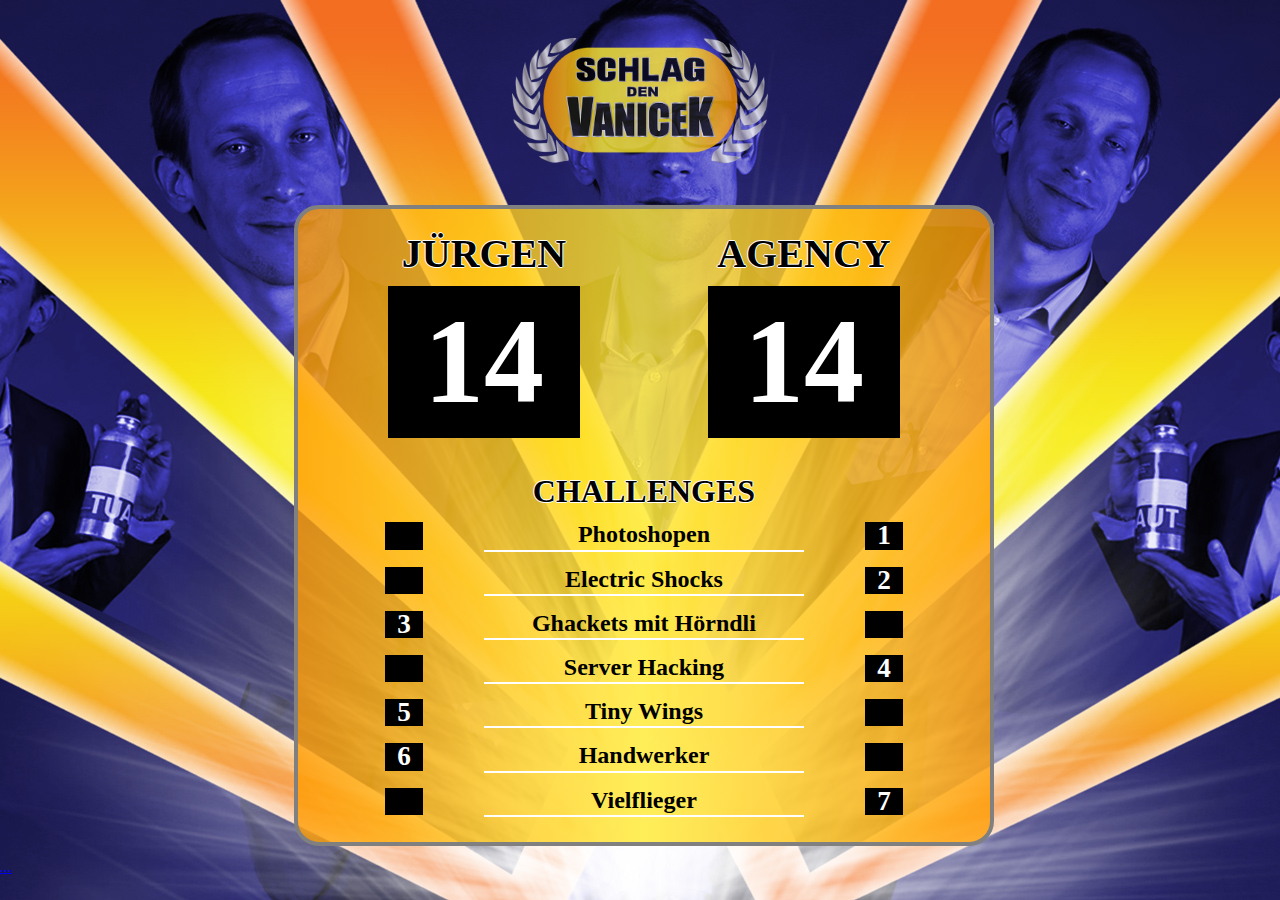
<file: index.html>
<!DOCTYPE html>
<html>
<head>
	<title>Schlag den Vanicek</title>
	<link rel="stylesheet" type="text/css" href="css/reset.css" />
	<link rel="stylesheet" type="text/css" href="css/main.css" />
	<meta http-equiv="refresh" content="300" >
</head>
<body>


<!-- copy start -->

	<img src="images/Logo_JV.png" class="logo">
	
	<div class="container">

		<div class="points">

			<div class="results">
				<h1 class="name">JÜRGEN</h1>
				<div class="result">
					<p class="total">14</p>
				</div>
			</div>

			<div class="results">
				<h1 class="name">AGENCY</h1>
				<div class="result">
					<p class="total">14</p>
				</div>
			</div>

			<div class="float-reset"></div>

		</div>



  	<div class="challenges">

		<!-- jurgen / agency / not-active -->
		
  		<h2>CHALLENGES</h2>

		
  		<div class="challenge agency">
  			<p class="chal number jurgen">1</p>
  			<p class="chal titel">Photoshopen</p>
  			<p class="chal number agency">1</p>
  			<div class="float-reset"></div>
  		</div>
		
		  <div class="challenge agency">
  			<p class="chal number jurgen">2</p>
  			<p class="chal titel">Electric Shocks</p>
  			<p class="chal number agency">2</p>
  			<div class="float-reset"></div>
  		</div>

  		<div class="challenge jurgen">
  			<p class="chal number jurgen">3</p>
  			<p class="chal titel">Ghackets mit Hörndli</p>
  			<p class="chal number agency">3</p>
  			<div class="float-reset"></div>
  		</div>

  		<div class="challenge agency">
  			<p class="chal number jurgen">4</p>
  			<p class="chal titel">Server Hacking</p>
  			<p class="chal number agency">4</p>
  			<div class="float-reset"></div>
  		</div>

  		<div class="challenge jurgen">
  			<p class="chal number jurgen">5</p>
  			<p class="chal titel">Tiny Wings</p>
  			<p class="chal number agency">5</p>
  			<div class="float-reset"></div>
  		</div>

  		<div class="challenge jurgen">
  			<p class="chal number jurgen">6</p>
  			<p class="chal titel">Handwerker</p>
  			<p class="chal number agency">6</p>
  			<div class="float-reset"></div>
  		</div>

  		<div class="challenge agency">
  			<p class="chal number jurgen">7</p>
  			<p class="chal titel">Vielflieger</p>
  			<p class="chal number agency">7</p>
  			<div class="float-reset"></div>
  		</div>


<!-- copy stop -->


  	</div>
	</div>
	
	<a href="http://schlagdenvanicek.com/image.html">...</a>
	
</body>
</html>
</file>
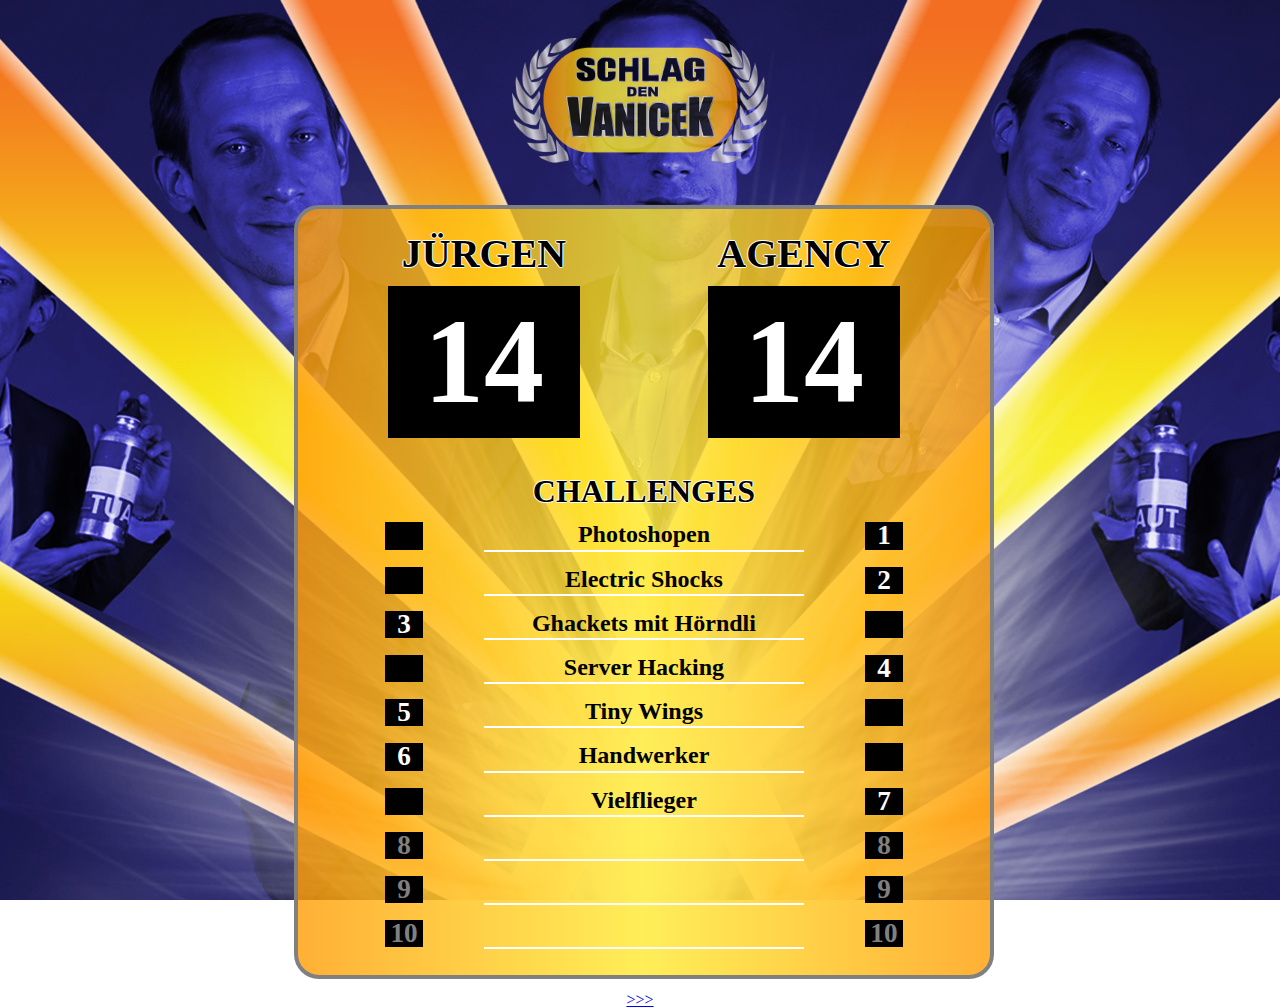
<file: 2.html>
<!DOCTYPE html>
<html>
<head>
  <title>Schlag den Vanicek</title>
  <link rel="stylesheet" type="text/css" href="css/reset.css" />
  <link rel="stylesheet" type="text/css" href="css/main.css" />
</head>
<body>


<!-- copy start BEFORE COPY: CHANGE THE TOTAL -->

	<img src="images/Logo_JV.png" class="logo">
	
	<div class="container">

		<div class="points">

			<div class="results">
				<h1 class="name">JÜRGEN</h1>
				<div class="result">
					<p class="total">14</p>
				</div>
			</div>

			<div class="results">
				<h1 class="name">AGENCY</h1>
				<div class="result">
					<p class="total">14</p>
				</div>
			</div>

			<div class="float-reset"></div>

		</div>



  	<div class="challenges">

		<!-- jurgen / agency / not-active -->
		
  		<h2>CHALLENGES</h2>

		
  		<div class="challenge agency">
  			<p class="chal number jurgen">1</p>
  			<p class="chal titel">Photoshopen</p>
  			<p class="chal number agency">1</p>
  			<div class="float-reset"></div>
  		</div>
		
		  <div class="challenge agency">
  			<p class="chal number jurgen">2</p>
  			<p class="chal titel">Electric Shocks</p>
  			<p class="chal number agency">2</p>
  			<div class="float-reset"></div>
  		</div>

  		<div class="challenge jurgen">
  			<p class="chal number jurgen">3</p>
  			<p class="chal titel">Ghackets mit Hörndli</p>
  			<p class="chal number agency">3</p>
  			<div class="float-reset"></div>
  		</div>

  		<div class="challenge agency">
  			<p class="chal number jurgen">4</p>
  			<p class="chal titel">Server Hacking</p>
  			<p class="chal number agency">4</p>
  			<div class="float-reset"></div>
  		</div>

  		<div class="challenge jurgen">
  			<p class="chal number jurgen">5</p>
  			<p class="chal titel">Tiny Wings</p>
  			<p class="chal number agency">5</p>
  			<div class="float-reset"></div>
  		</div>

  		<div class="challenge jurgen">
  			<p class="chal number jurgen">6</p>
  			<p class="chal titel">Handwerker</p>
  			<p class="chal number agency">6</p>
  			<div class="float-reset"></div>
  		</div>

  		<div class="challenge agency">
  			<p class="chal number jurgen">7</p>
  			<p class="chal titel">Vielflieger</p>
  			<p class="chal number agency">7</p>
  			<div class="float-reset"></div>
  		</div>


<!-- copy stop -->

      <div class="challenge not-active">
        <p class="chal number jurgen">8</p>
        <p class="chal titel">Duracell Häschen</p>
        <p class="chal number agency">8</p>
        <div class="float-reset"></div>
      </div>

      <div class="challenge not-active">
        <p class="chal number jurgen">9</p>
        <p class="chal titel">Grossartiger Chef</p>
        <p class="chal number agency">9</p>
        <div class="float-reset"></div>
      </div>

      <div class="challenge not-active">
        <p class="chal number jurgen">10</p>
        <p class="chal titel">Guter Freund</p>
        <p class="chal number agency">10</p>
        <div class="float-reset"></div>
      </div>

    </div>
  </div>
  
  <div class="text-center">
    <a href="http://schlagdenvanicek.com/3.html">>>></a>
  </div>
  
</body>
</html>
</file>
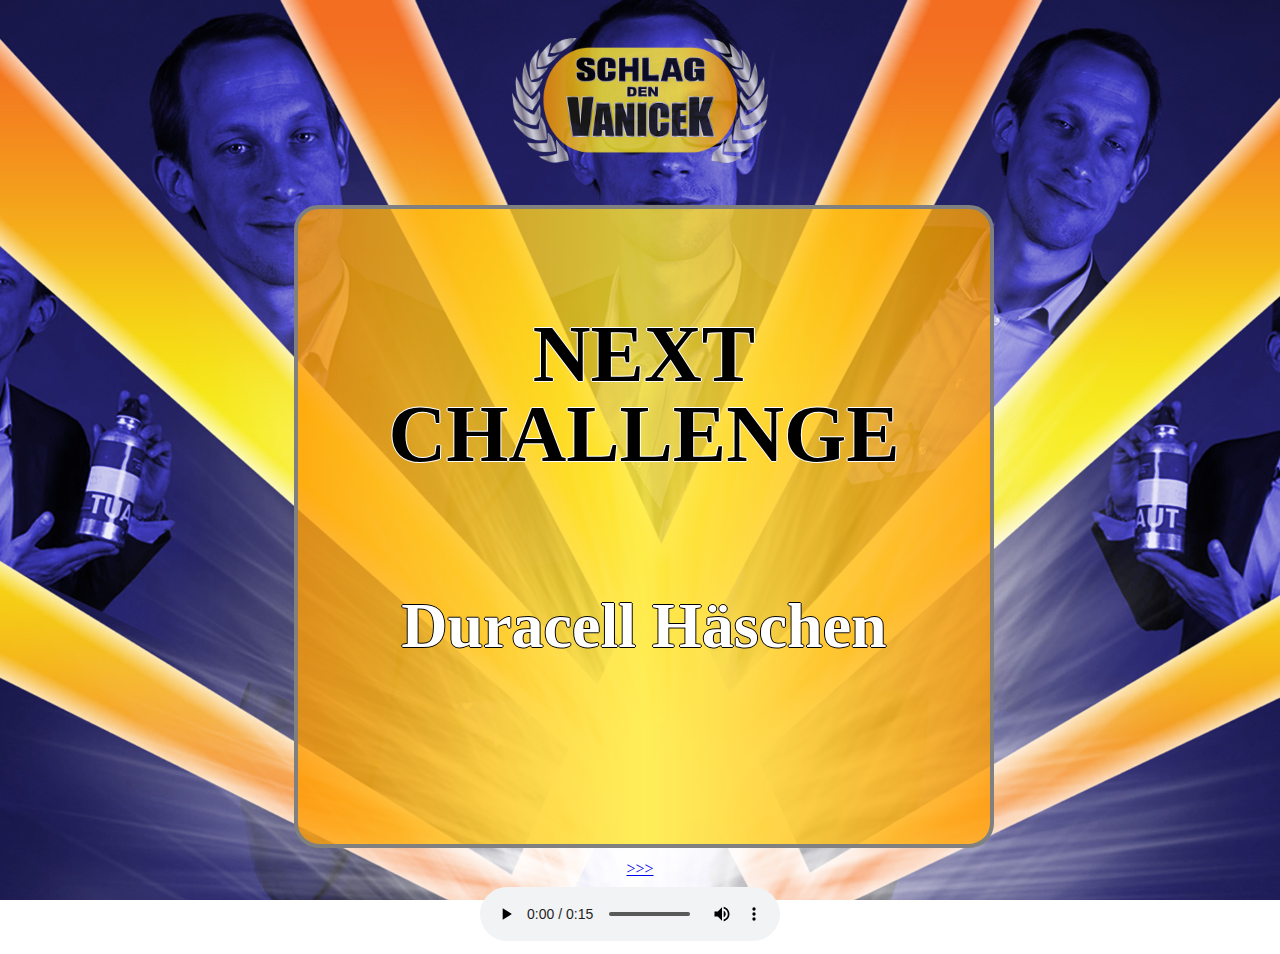
<file: 3.html>
<!DOCTYPE html>
<html>
<head>
	<title>Schlag den Vanicek</title>
	<link rel="stylesheet" type="text/css" href="css/reset.css" />
	<link rel="stylesheet" type="text/css" href="css/main.css" />
</head>
<body>

	<img src="images/Logo_JV.png" class="logo">
	
	<div class="container text-center">
    <h1 class="next">NEXT CHALLENGE</h1>
    <p class="next">Duracell Häschen</p>
  </div>

  <div class="text-center">
    <a href="http://schlagdenvanicek.com/4.html">>>></a>
  </div>
	
	
	<div class="audioCenter">
	<audio controls>
  	<source src="olympia.mp3" type="audio/mpeg">
		Your browser does not support the audio element.
	</audio>
	</div>
	
	
</body>
</html>
</file>
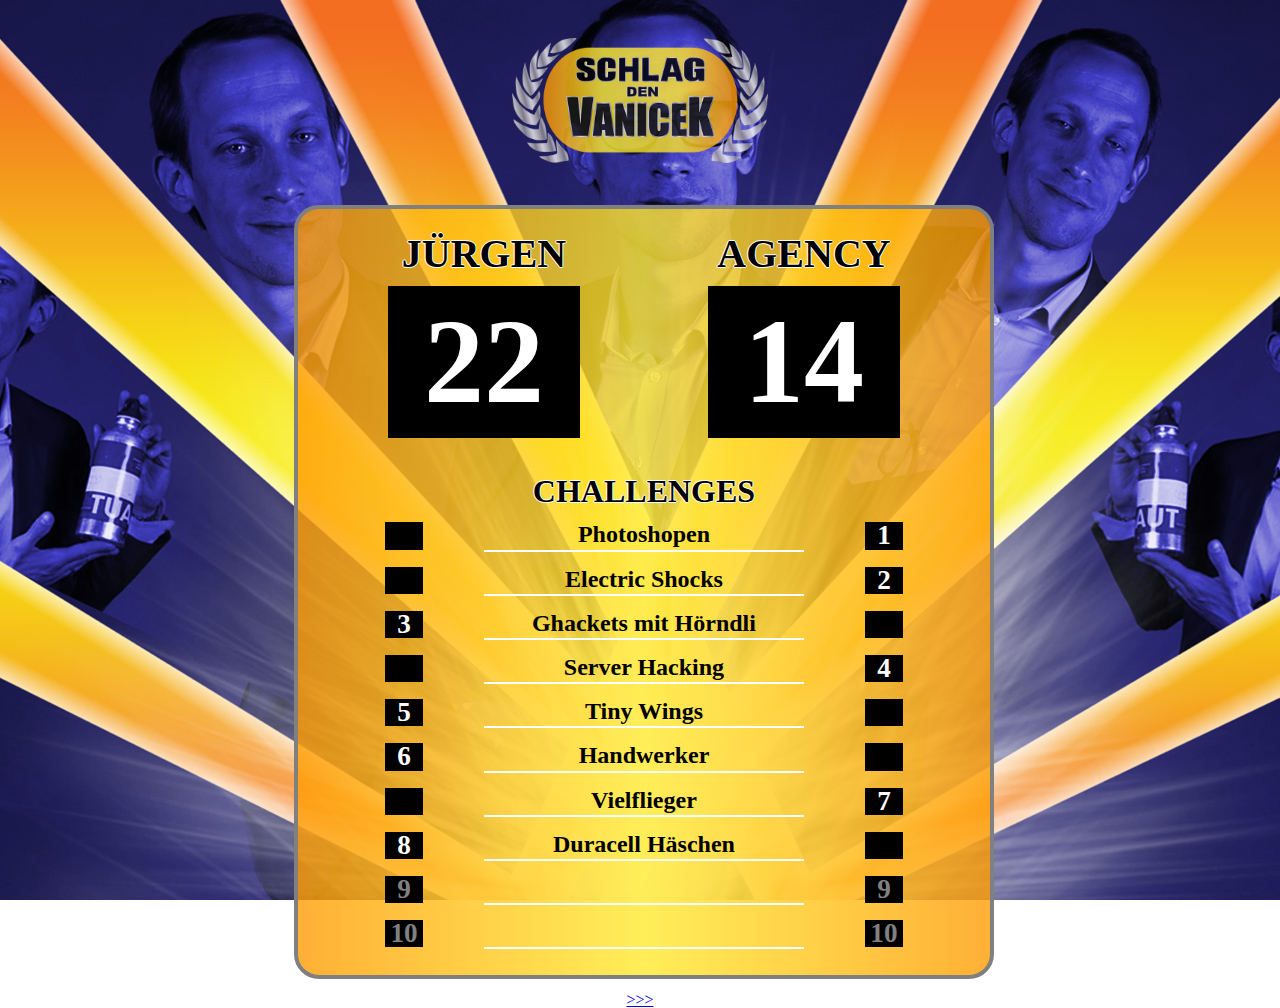
<file: 4.html>
<!DOCTYPE html>
<html>
<head>
  <title>Schlag den Vanicek</title>
  <link rel="stylesheet" type="text/css" href="css/reset.css" />
  <link rel="stylesheet" type="text/css" href="css/main.css" />
</head>
<body>


<!-- copy start BEFORE COPY: CHANGE THE TOTAL -->

	<img src="images/Logo_JV.png" class="logo">
	
	<div class="container">

		<div class="points">

			<div class="results">
				<h1 class="name">JÜRGEN</h1>
				<div class="result">
					<p class="total">22</p>
				</div>
			</div>

			<div class="results">
				<h1 class="name">AGENCY</h1>
				<div class="result">
					<p class="total">14</p>
				</div>
			</div>

			<div class="float-reset"></div>

		</div>



  	<div class="challenges">

		<!-- jurgen / agency / not-active -->
		
  		<h2>CHALLENGES</h2>

		
  		<div class="challenge agency">
  			<p class="chal number jurgen">1</p>
  			<p class="chal titel">Photoshopen</p>
  			<p class="chal number agency">1</p>
  			<div class="float-reset"></div>
  		</div>
		
		  <div class="challenge agency">
  			<p class="chal number jurgen">2</p>
  			<p class="chal titel">Electric Shocks</p>
  			<p class="chal number agency">2</p>
  			<div class="float-reset"></div>
  		</div>

  		<div class="challenge jurgen">
  			<p class="chal number jurgen">3</p>
  			<p class="chal titel">Ghackets mit Hörndli</p>
  			<p class="chal number agency">3</p>
  			<div class="float-reset"></div>
  		</div>

  		<div class="challenge agency">
  			<p class="chal number jurgen">4</p>
  			<p class="chal titel">Server Hacking</p>
  			<p class="chal number agency">4</p>
  			<div class="float-reset"></div>
  		</div>

  		<div class="challenge jurgen">
  			<p class="chal number jurgen">5</p>
  			<p class="chal titel">Tiny Wings</p>
  			<p class="chal number agency">5</p>
  			<div class="float-reset"></div>
  		</div>

  		<div class="challenge jurgen">
  			<p class="chal number jurgen">6</p>
  			<p class="chal titel">Handwerker</p>
  			<p class="chal number agency">6</p>
  			<div class="float-reset"></div>
  		</div>

  		<div class="challenge agency">
  			<p class="chal number jurgen">7</p>
  			<p class="chal titel">Vielflieger</p>
  			<p class="chal number agency">7</p>
  			<div class="float-reset"></div>
  		</div>


<!-- copy stop -->

      <div class="challenge jurgen">
        <p class="chal number jurgen">8</p>
        <p class="chal titel">Duracell Häschen</p>
        <p class="chal number agency">8</p>
        <div class="float-reset"></div>
      </div>

      <div class="challenge not-active">
        <p class="chal number jurgen">9</p>
        <p class="chal titel">Grossartiger Chef</p>
        <p class="chal number agency">9</p>
        <div class="float-reset"></div>
      </div>

      <div class="challenge not-active">
        <p class="chal number jurgen">10</p>
        <p class="chal titel">Guter Freund</p>
        <p class="chal number agency">10</p>
        <div class="float-reset"></div>
      </div>

    </div>
  </div>
  
  <div class="text-center">
    <a href="http://schlagdenvanicek.com/5.html">>>></a>
  </div>
  
</body>
</html>
</file>
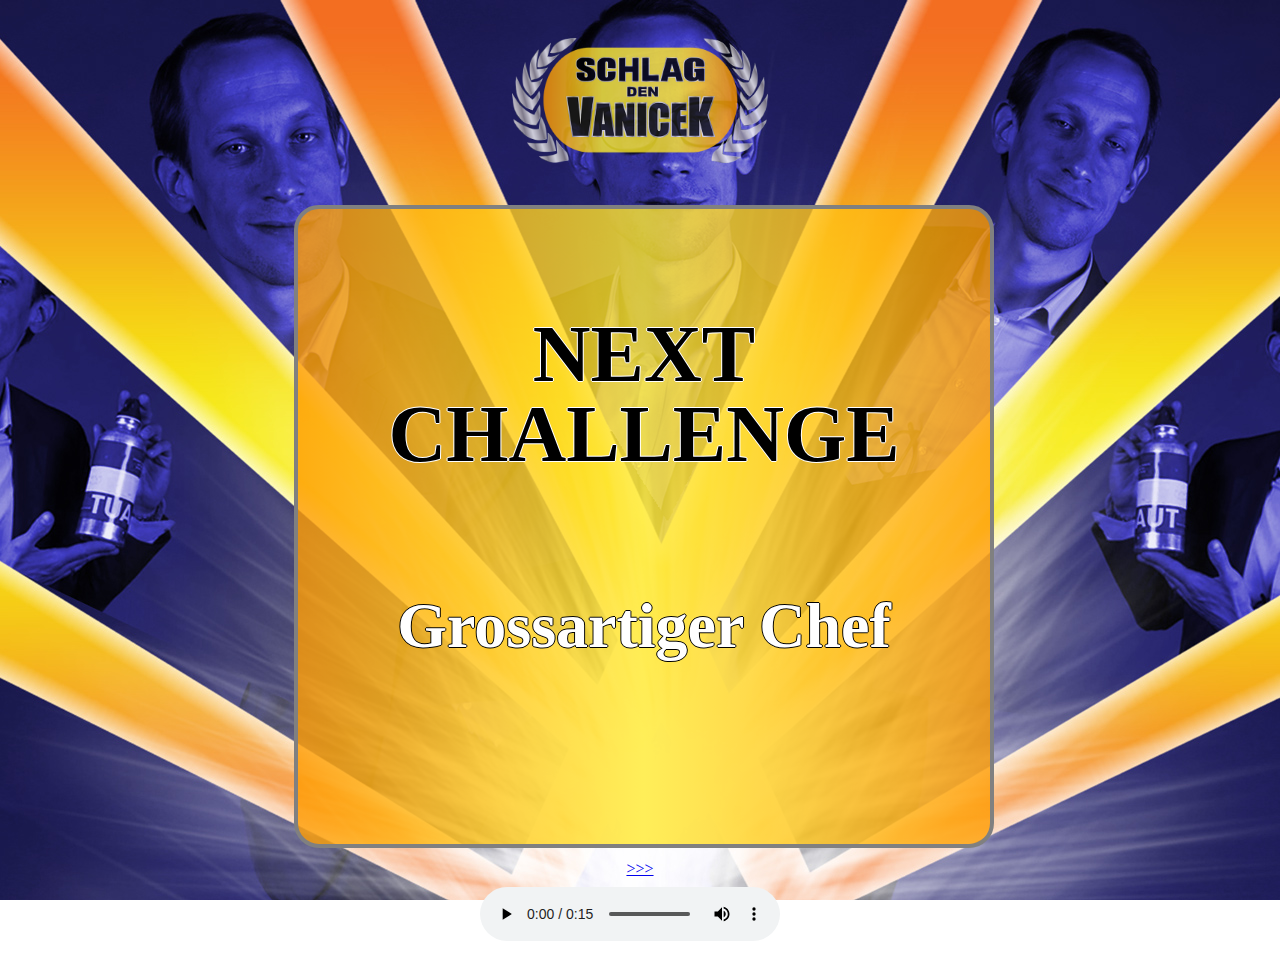
<file: 5.html>
<!DOCTYPE html>
<html>
<head>
	<title>Schlag den Vanicek</title>
	<link rel="stylesheet" type="text/css" href="css/reset.css" />
	<link rel="stylesheet" type="text/css" href="css/main.css" />
</head>
<body>

	<img src="images/Logo_JV.png" class="logo">
	
	<div class="container text-center">
    <h1 class="next">NEXT CHALLENGE</h1>
    <p class="next">Grossartiger Chef</p>
  </div>

  <div class="text-center">
    <a href="http://schlagdenvanicek.com/6.html">>>></a>
  </div>
	
	
	<div class="audioCenter">
	<audio controls>
  	<source src="olympia.mp3" type="audio/mpeg">
		Your browser does not support the audio element.
	</audio>
	</div>
	
	
</body>
</html>
</file>
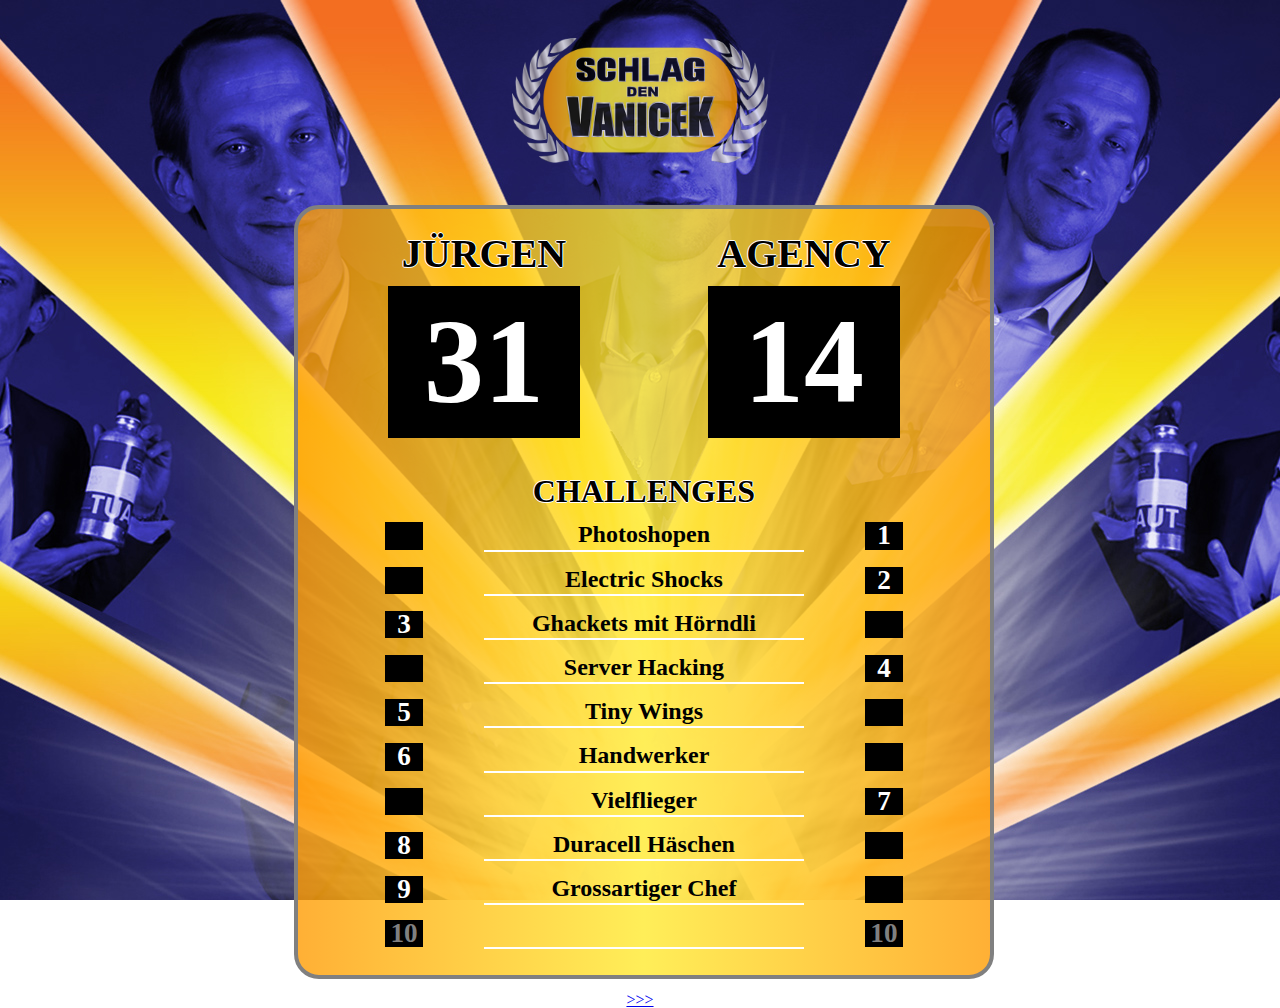
<file: 6.html>
<!DOCTYPE html>
<html>
<head>
  <title>Schlag den Vanicek</title>
  <link rel="stylesheet" type="text/css" href="css/reset.css" />
  <link rel="stylesheet" type="text/css" href="css/main.css" />
</head>
<body>


<!-- copy start BEFORE COPY: CHANGE THE TOTAL -->

	<img src="images/Logo_JV.png" class="logo">
	
	<div class="container">

		<div class="points">

			<div class="results">
				<h1 class="name">JÜRGEN</h1>
				<div class="result">
					<p class="total">31</p>
				</div>
			</div>

			<div class="results">
				<h1 class="name">AGENCY</h1>
				<div class="result">
					<p class="total">14</p>
				</div>
			</div>

			<div class="float-reset"></div>

		</div>



  	<div class="challenges">

		<!-- jurgen / agency / not-active -->
		
  		<h2>CHALLENGES</h2>

		
  		<div class="challenge agency">
  			<p class="chal number jurgen">1</p>
  			<p class="chal titel">Photoshopen</p>
  			<p class="chal number agency">1</p>
  			<div class="float-reset"></div>
  		</div>
		
		  <div class="challenge agency">
  			<p class="chal number jurgen">2</p>
  			<p class="chal titel">Electric Shocks</p>
  			<p class="chal number agency">2</p>
  			<div class="float-reset"></div>
  		</div>

  		<div class="challenge jurgen">
  			<p class="chal number jurgen">3</p>
  			<p class="chal titel">Ghackets mit Hörndli</p>
  			<p class="chal number agency">3</p>
  			<div class="float-reset"></div>
  		</div>

  		<div class="challenge agency">
  			<p class="chal number jurgen">4</p>
  			<p class="chal titel">Server Hacking</p>
  			<p class="chal number agency">4</p>
  			<div class="float-reset"></div>
  		</div>

  		<div class="challenge jurgen">
  			<p class="chal number jurgen">5</p>
  			<p class="chal titel">Tiny Wings</p>
  			<p class="chal number agency">5</p>
  			<div class="float-reset"></div>
  		</div>

  		<div class="challenge jurgen">
  			<p class="chal number jurgen">6</p>
  			<p class="chal titel">Handwerker</p>
  			<p class="chal number agency">6</p>
  			<div class="float-reset"></div>
  		</div>

  		<div class="challenge agency">
  			<p class="chal number jurgen">7</p>
  			<p class="chal titel">Vielflieger</p>
  			<p class="chal number agency">7</p>
  			<div class="float-reset"></div>
  		</div>

<!-- copy stop -->

      <div class="challenge jurgen">
        <p class="chal number jurgen">8</p>
        <p class="chal titel">Duracell Häschen</p>
        <p class="chal number agency">8</p>
        <div class="float-reset"></div>
      </div>

      <div class="challenge jurgen">
        <p class="chal number jurgen">9</p>
        <p class="chal titel">Grossartiger Chef</p>
        <p class="chal number agency">9</p>
        <div class="float-reset"></div>
      </div>

      <div class="challenge not-active">
        <p class="chal number jurgen">10</p>
        <p class="chal titel">Guter Freund</p>
        <p class="chal number agency">10</p>
        <div class="float-reset"></div>
      </div>

    </div>
  </div>
  
  <div class="text-center">
    <a href="http://schlagdenvanicek.com/7.html">>>></a>
  </div>
  
</body>
</html>
</file>
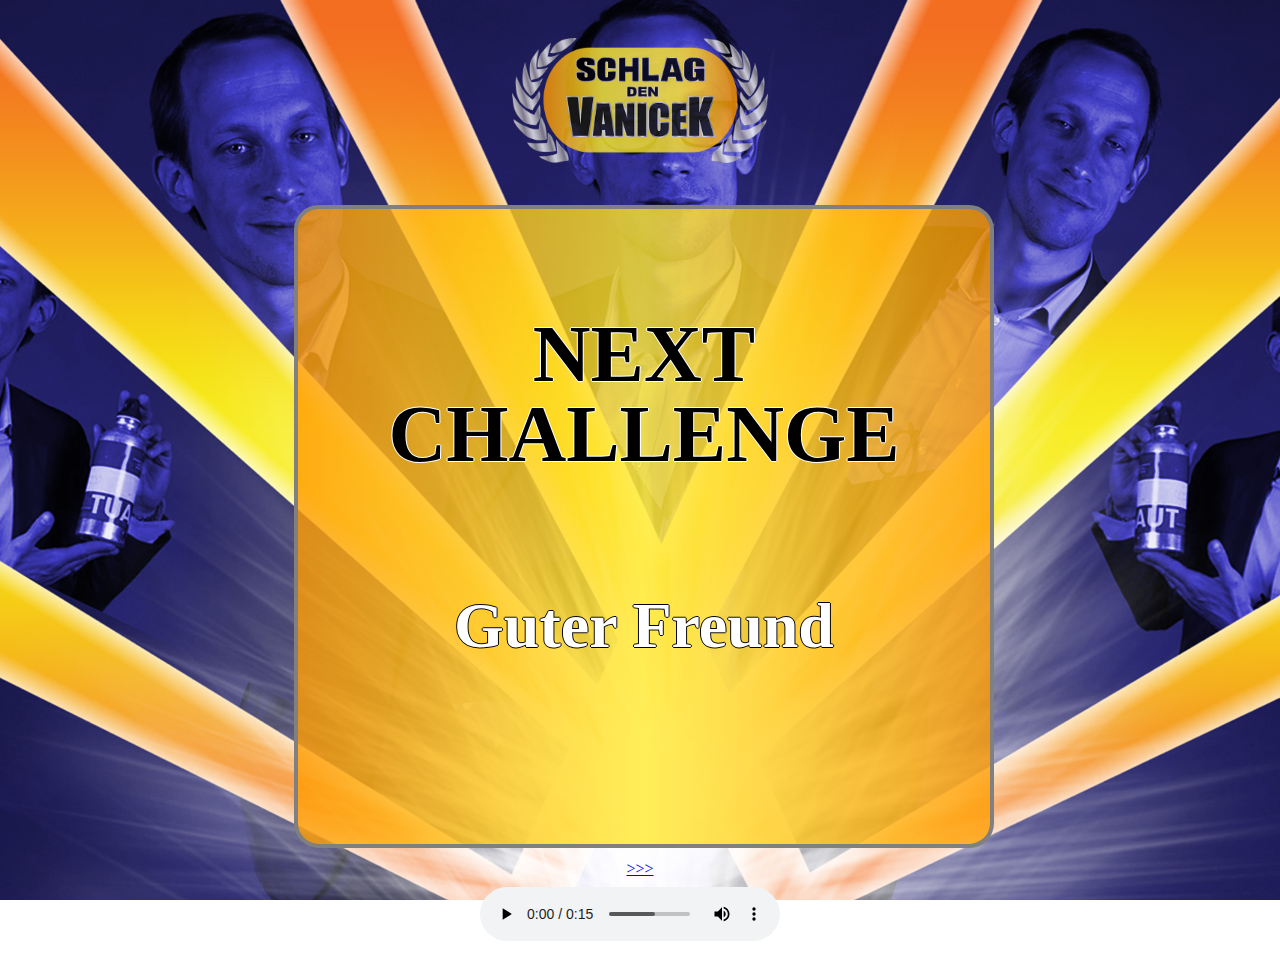
<file: 7.html>
<!DOCTYPE html>
<html>
<head>
	<title>Schlag den Vanicek</title>
	<link rel="stylesheet" type="text/css" href="css/reset.css" />
	<link rel="stylesheet" type="text/css" href="css/main.css" />
</head>
<body>

	<img src="images/Logo_JV.png" class="logo">
	
	<div class="container text-center">
    <h1 class="next">NEXT CHALLENGE</h1>
    <p class="next">Guter Freund</p>
  </div>
	
	<div class="text-center">
    <a href="http://schlagdenvanicek.com/8.html">>>></a>
  </div>
	
	<div class="audioCenter">
	<audio controls>
  	<source src="olympia.mp3" type="audio/mpeg">
		Your browser does not support the audio element.
	</audio>
	</div>
	
	
</body>
</html>
</file>
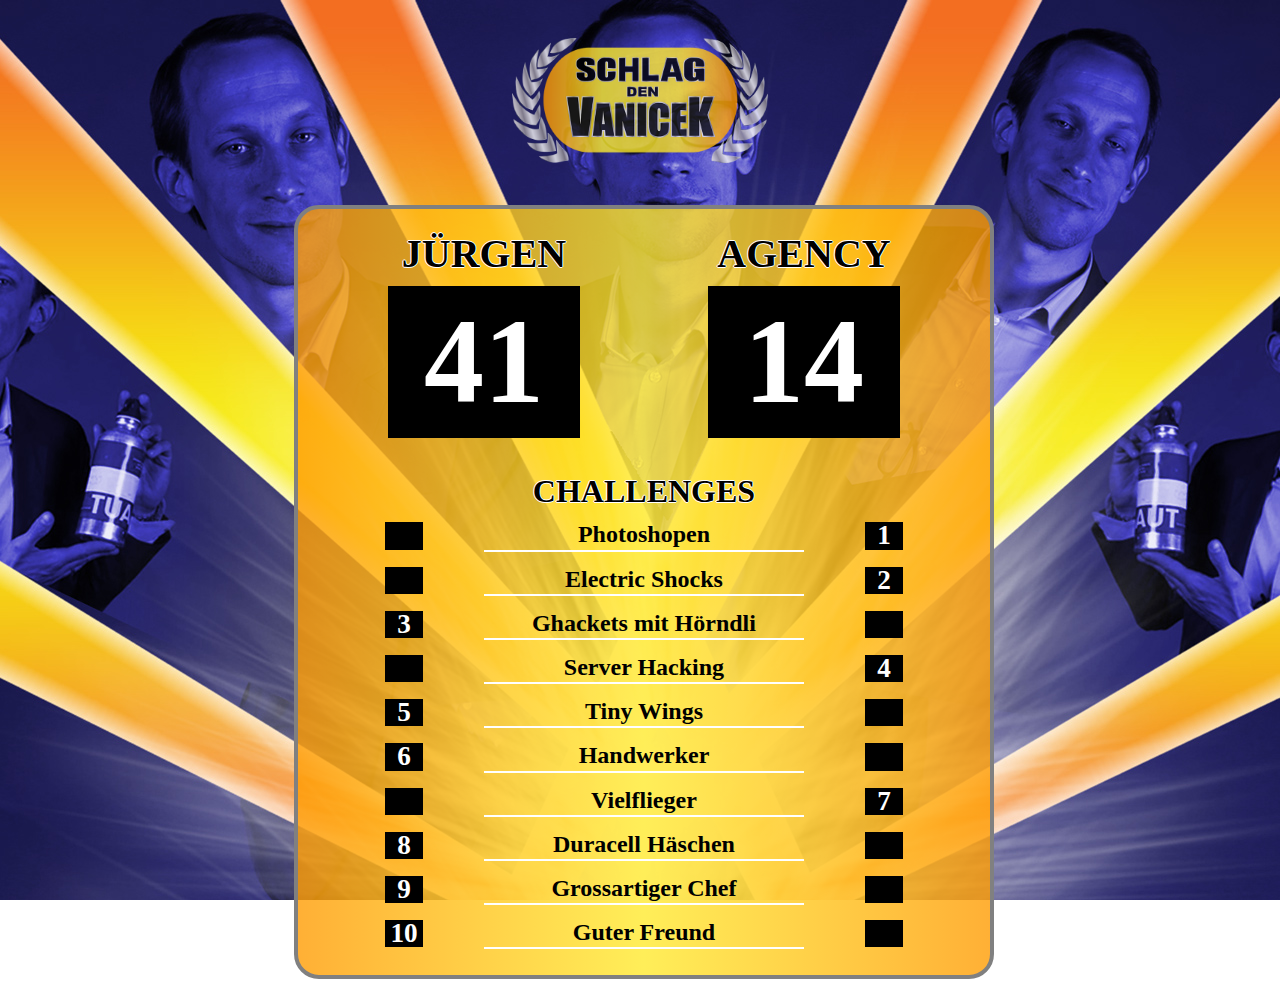
<file: 8.html>
<!DOCTYPE html>
<html>
<head>
  <title>Schlag den Vanicek</title>
  <link rel="stylesheet" type="text/css" href="css/reset.css" />
  <link rel="stylesheet" type="text/css" href="css/main.css" />
</head>
<body>


<!-- copy start BEFORE COPY: CHANGE THE TOTAL -->

	<img src="images/Logo_JV.png" class="logo">
	
	<div class="container">

		<div class="points">

			<div class="results">
				<h1 class="name">JÜRGEN</h1>
				<div class="result">
					<p class="total">41</p>
				</div>
			</div>

			<div class="results">
				<h1 class="name">AGENCY</h1>
				<div class="result">
					<p class="total">14</p>
				</div>
			</div>

			<div class="float-reset"></div>

		</div>



  	<div class="challenges">

		<!-- jurgen / agency / not-active -->
		
  		<h2>CHALLENGES</h2>

		
  		<div class="challenge agency">
  			<p class="chal number jurgen">1</p>
  			<p class="chal titel">Photoshopen</p>
  			<p class="chal number agency">1</p>
  			<div class="float-reset"></div>
  		</div>
		
		  <div class="challenge agency">
  			<p class="chal number jurgen">2</p>
  			<p class="chal titel">Electric Shocks</p>
  			<p class="chal number agency">2</p>
  			<div class="float-reset"></div>
  		</div>

  		<div class="challenge jurgen">
  			<p class="chal number jurgen">3</p>
  			<p class="chal titel">Ghackets mit Hörndli</p>
  			<p class="chal number agency">3</p>
  			<div class="float-reset"></div>
  		</div>

  		<div class="challenge agency">
  			<p class="chal number jurgen">4</p>
  			<p class="chal titel">Server Hacking</p>
  			<p class="chal number agency">4</p>
  			<div class="float-reset"></div>
  		</div>

  		<div class="challenge jurgen">
  			<p class="chal number jurgen">5</p>
  			<p class="chal titel">Tiny Wings</p>
  			<p class="chal number agency">5</p>
  			<div class="float-reset"></div>
  		</div>

  		<div class="challenge jurgen">
  			<p class="chal number jurgen">6</p>
  			<p class="chal titel">Handwerker</p>
  			<p class="chal number agency">6</p>
  			<div class="float-reset"></div>
  		</div>

  		<div class="challenge agency">
  			<p class="chal number jurgen">7</p>
  			<p class="chal titel">Vielflieger</p>
  			<p class="chal number agency">7</p>
  			<div class="float-reset"></div>
  		</div>


<!-- copy stop -->

      <div class="challenge jurgen">
        <p class="chal number jurgen">8</p>
        <p class="chal titel">Duracell Häschen</p>
        <p class="chal number agency">8</p>
        <div class="float-reset"></div>
      </div>

      <div class="challenge jurgen">
        <p class="chal number jurgen">9</p>
        <p class="chal titel">Grossartiger Chef</p>
        <p class="chal number agency">9</p>
        <div class="float-reset"></div>
      </div>

      <div class="challenge jurgen">
        <p class="chal number jurgen">10</p>
        <p class="chal titel">Guter Freund</p>
        <p class="chal number agency">10</p>
        <div class="float-reset"></div>
      </div>

    </div>
  </div>
  
  <div class="text-center">
    <a href="http://schlagdenvanicek.com/"></a>
  </div>
  
</body>
</html>
</file>
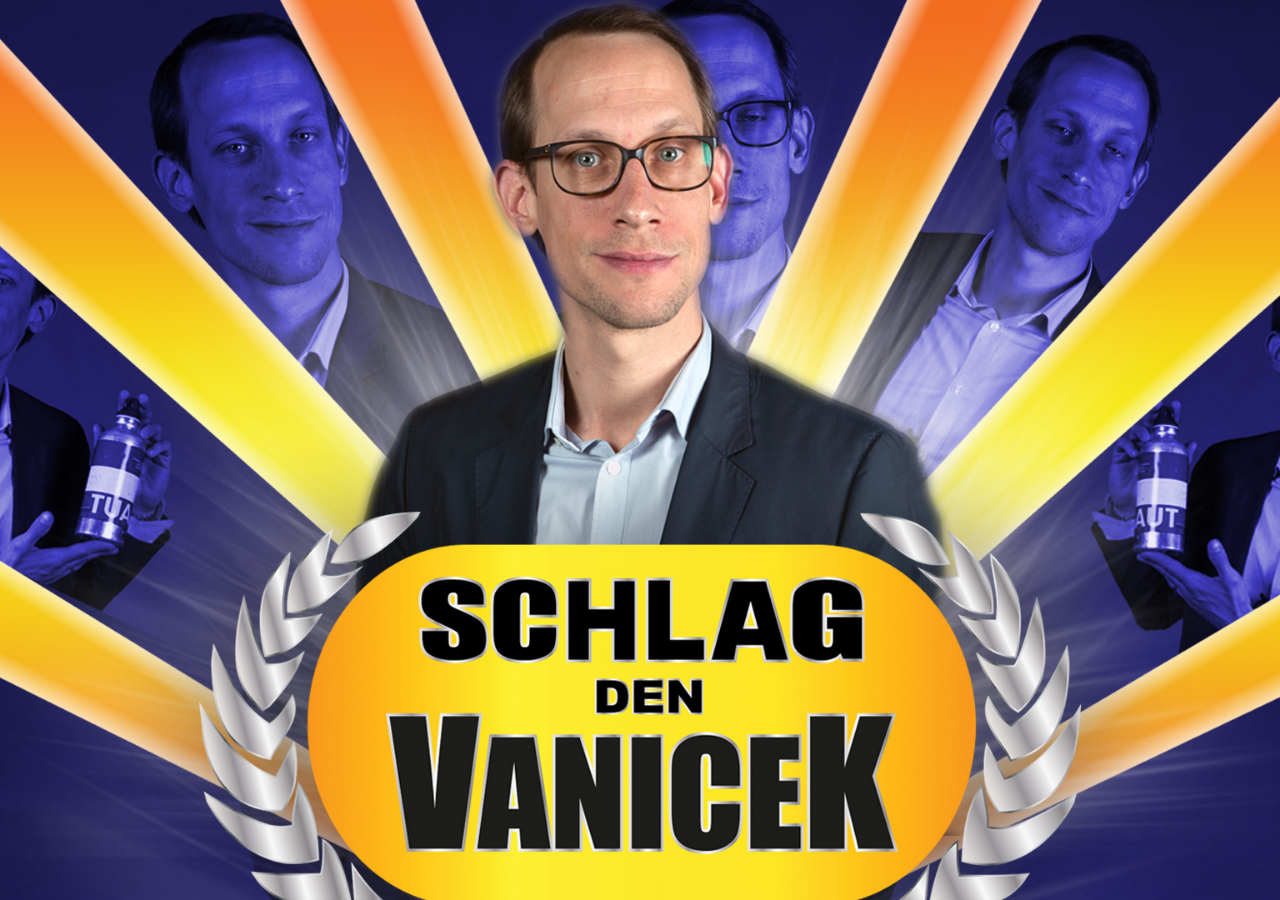
<file: image.html>
<!DOCTYPE html>
<html>
<head>
	<title>Schlag den Vanicek</title>
	<link rel="stylesheet" type="text/css" href="css/reset.css" />
	<link rel="stylesheet" type="text/css" href="css/main.css" />
  <link rel="stylesheet" type="text/css" href="css/background.css" />
</head>
<body>


	
</body>
</html>
</file>
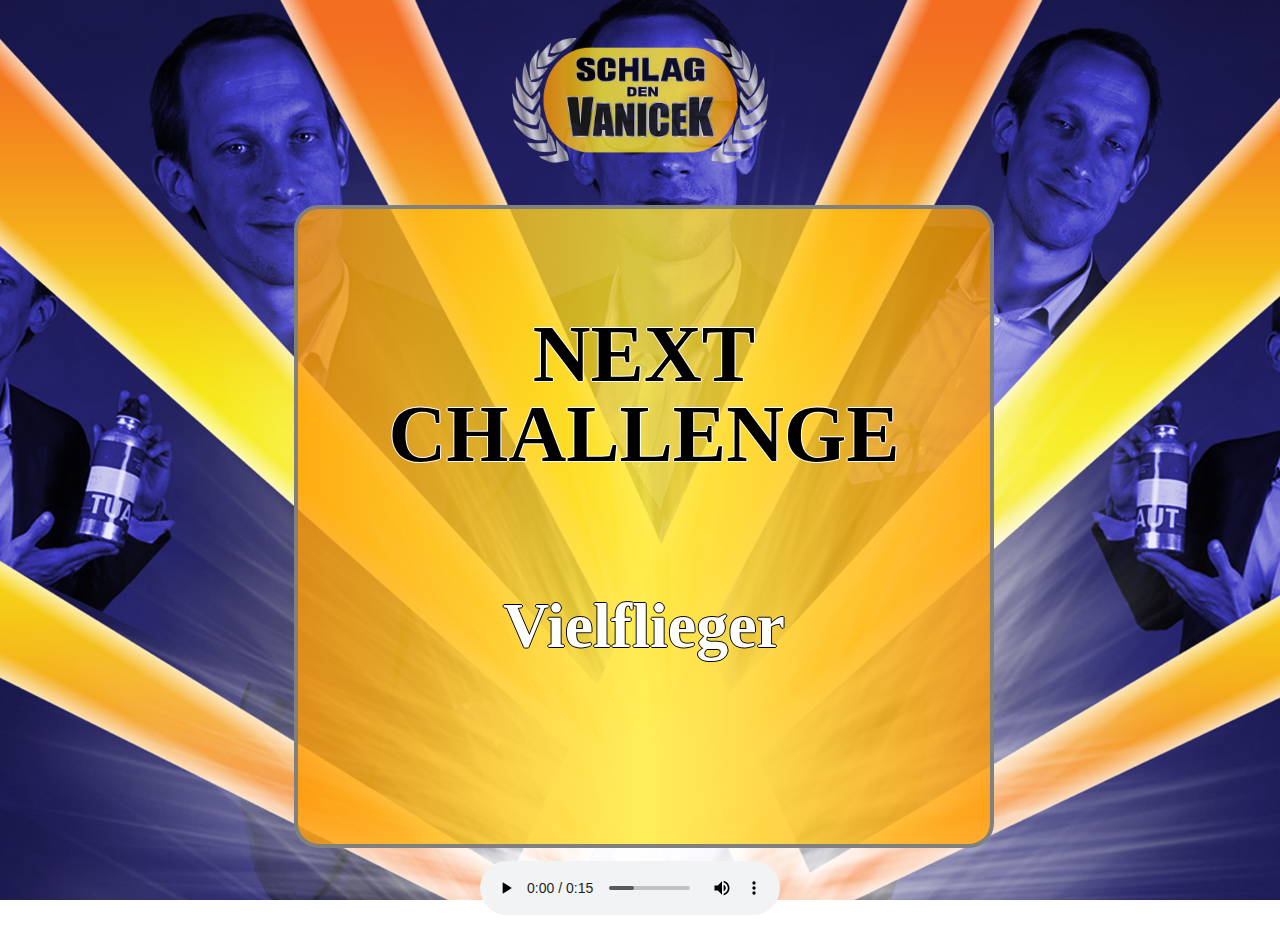
<file: next.html>
<!DOCTYPE html>
<html>
<head>
	<title>Schlag den Vanicek</title>
	<link rel="stylesheet" type="text/css" href="css/reset.css" />
	<link rel="stylesheet" type="text/css" href="css/main.css" />
	<meta http-equiv="refresh" content="120" >
</head>
<body>

	<img src="images/Logo_JV.png" class="logo">
	
	<div class="container text-center">
    <h1 class="next">NEXT CHALLENGE</h1>
    <p class="next">Vielflieger</p>
  </div>
	
	
	<div class="audioCenter">
	<audio controls>
  	<source src="olympia.mp3" type="audio/mpeg">
		Your browser does not support the audio element.
	</audio>
	</div>
	
	
</body>
</html>
</file>
<file: css/main.css>
html { 
  background: url(https://mchlfhr.github.io/schlag-den-vanicek/images/background.jpg) no-repeat center center fixed; 
  -webkit-background-size: cover;
  -moz-background-size: cover;
  -o-background-size: cover;
  background-size: cover;
}

img.logo {
	width: 20%;
	height: auto;
	margin: 3% 40%;
	opacity: 0.8;
}
@media (max-width: 991px) { 
	img.logo {
		width: 50%;
		height: auto;
		margin: 6% 25%;
	}
}

.container {
	width: 50%;
	margin-left: 23%;
	margin-bottom: 1%;
	border-radius: 25px;
  border: 4px solid grey;
  padding: 2%; 
  background: orange; /* For browsers that do not support gradients */
  background: -webkit-linear-gradient(left,rgba(255,156,3,0.8),rgba(255,234,47,0.8),rgba(255,156,3,0.8)); /*Safari 5.1-6*/
  background: -o-linear-gradient(right,rgba(255,156,3,0.8),rgba(255,234,47,0.8),rgba(255,156,3,0.8)); /*Opera 11.1-12*/
  background: -moz-linear-gradient(right,rgba(255,156,3,0.8),rgba(255,234,47,0.8),rgba(255,156,3,0.8)); /*Fx 3.6-15*/
  background: linear-gradient(to right, rgba(255,156,3,0.8), rgba(255,234,47,0.8),rgba(255,156,3,0.8)); /*Standard*/
}
@media (max-width: 991px) { 
	.container {
		width: 90%;
		margin-left: 2.5%;
		padding-top: 7%; 
		padding-bottom: 7%; 
	}
}


.results {
	width: 50%;
	float: left;
	text-align: center;
}
.result {
	width: 50%;
	margin: 12px 20%;
	background-color: black;
	padding: 5%;
}

.challenges {
	margin-top: 25px;
	width: 100%;
	text-align: center;
}
.challenge {
	margin-top: 15px;
}
@media (max-width: 991px) { 
	.challenges {
		margin-top: 50px;
	}
	.challenge {
		margin-top: 30px;
	}
}

.float-reset {
	clear: both;
}
.text-center {
	text-align: center;
}

.audioCenter {
	margin: 10px auto; 
	width: 320px;
}


/**** FONTS ****/

h1,h2,p {
	font-family: Verdana;
	color: black;
}

h1.name {
	font-weight: bold;
	font-size: 2.5em;
	text-shadow: -1px 0 white, 0 1px white, 1px 0 white, 0 -1px white;
}
h1.next {
	font-weight: bold;
	font-size: 5em;
	margin-top: 1em;
	margin-bottom: 1.5em;
	text-shadow: -1px 0 white, 0 1px white, 1px 0 white, 0 -1px white;
}
.challenges h2 {
	font-weight: bold;
	font-size: 2em;
	text-shadow: -1px 0 white, 0 1px white, 1px 0 white, 0 -1px white;
}

p.total {
	font-weight: bold;
	font-size: 7.5em;
	color: white;
}
p.next {
	font-weight: bold;
	font-size: 4em;
	color: white;
	margin-bottom: 2.5em;
	text-shadow: -1px 0 black, 0 1px black, 1px 0 black, 0 -1px black;
}

p.chal {
	float: left;
}
p.number {
	width: 6%;
	font-size: 1.7em;
	font-weight: bold;
	background-color: black;
	color: grey;
	margin-left: 9.5%
}
p.titel {
	width: 50%;
	padding-bottom: 0.5%;
	font-size: 1.5em;
	font-weight: bold;
	border-bottom: 2px solid white;
	margin-left: 9.5%
}

@media (max-width: 991px) { 
	h1.name {
		font-size: 3.5em;
	}
	.challenges h2 {
		font-size: 3em;
	}
	p.number {
		font-size: 2.2em;
	}
	p.titel {
		font-size: 2em;
	}
}



/**** CHALLENGE MARKING ****/

.challenge.jurgen p.number.jurgen,
.challenge.agency p.number.agency {
	color: white;
}
.challenge.jurgen p.number.agency,
.challenge.agency p.number.jurgen {
	color: black;
}
.challenge.not-active p.titel,
.challenge.not-active p.titel {
	color: transparent;
}
</file>
<file: css/background.css>
html { 
  background: url(https://mchlfhr.github.io/schlag-den-vanicek/images/Screen_JV.jpg) no-repeat center center fixed; 
  -webkit-background-size: cover;
  -moz-background-size: cover;
  -o-background-size: cover;
  background-size: cover;
}
</file>
